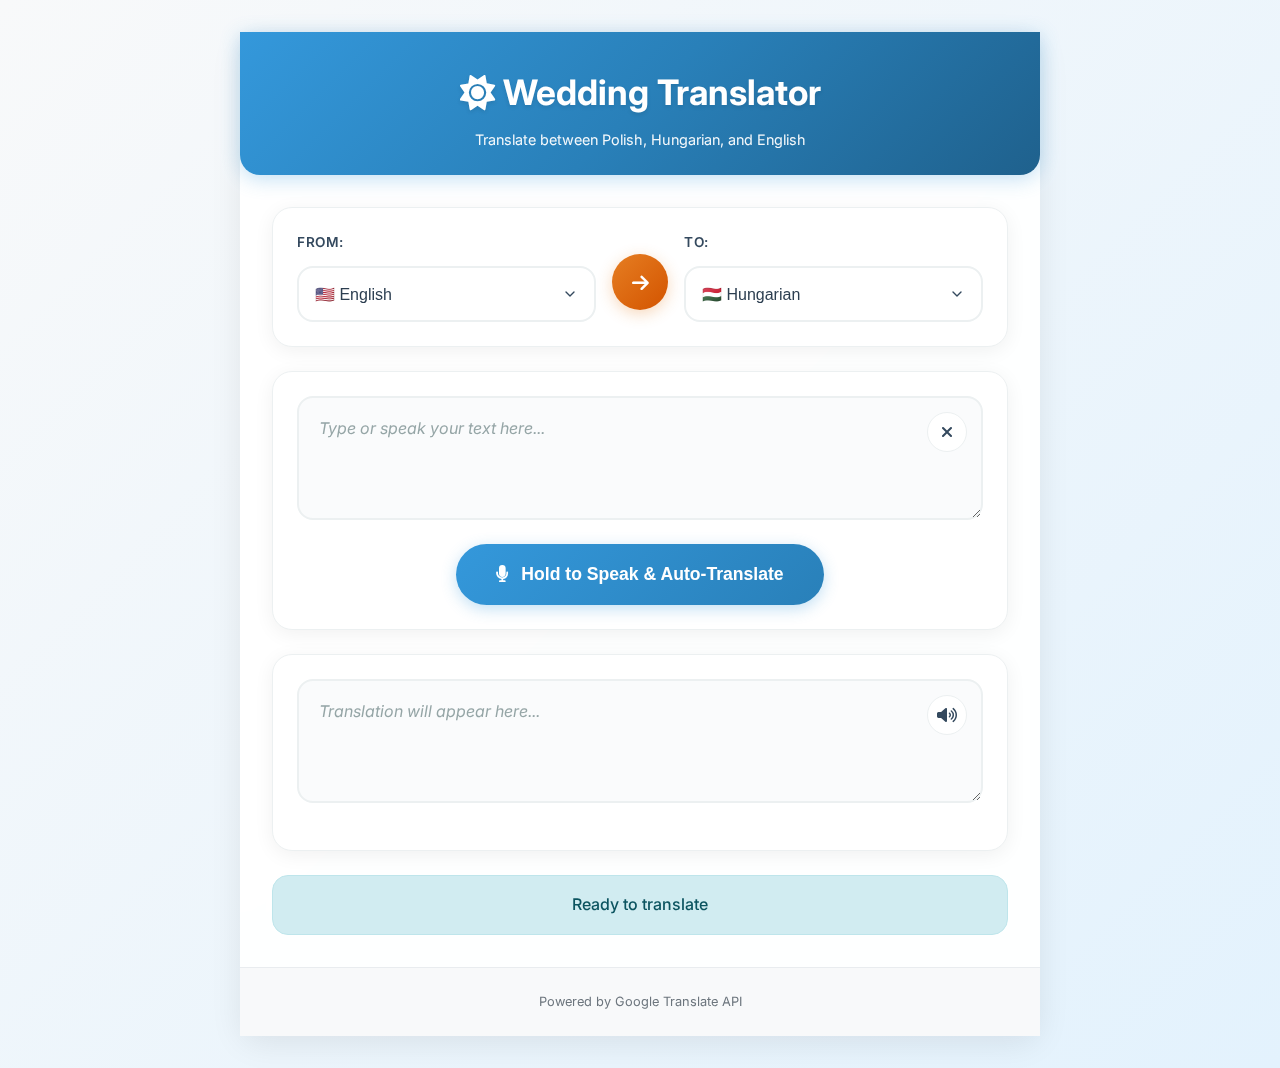
<file: index.html>
<!DOCTYPE html>
<html lang="en">
  <head>
    <meta charset="UTF-8" />
    <meta name="viewport" content="width=device-width, initial-scale=1.0" />
    <title>Voice Translator</title>
    <link rel="stylesheet" href="styles.css" />
    <link
      href="https://fonts.googleapis.com/css2?family=Inter:wght@300;400;500;600;700&display=swap"
      rel="stylesheet"
    />
    <link
      rel="stylesheet"
      href="https://cdnjs.cloudflare.com/ajax/libs/font-awesome/6.0.0/css/all.min.css"
    />
    <link rel="manifest" href="manifest.json" />
    <meta name="theme-color" content="#667eea" />
  </head>
  <body>
    <div class="app-container">
      <header class="app-header">
        <h1><i class="fas fa-sun"></i> Wedding Translator</h1>
        <p>Translate between Polish, Hungarian, and English</p>
      </header>

      <main class="main-content">
        <div class="language-selector">
          <div class="language-pair">
            <div class="language-input">
              <label for="sourceLanguage">From:</label>
              <select id="sourceLanguage" class="language-select">
                <option value="pl">🇵🇱 Polish</option>
                <option value="hu">🇭🇺 Hungarian</option>
                <option value="en" selected>🇺🇸 English</option>
              </select>
            </div>

            <button class="swap-btn" id="swapLanguages">
              <i class="fas fa-arrow-right"></i>
            </button>

            <div class="language-input">
              <label for="targetLanguage">To:</label>
              <select id="targetLanguage" class="language-select">
                <option value="pl">🇵🇱 Polish</option>
                <option value="hu" selected>🇭🇺 Hungarian</option>
                <option value="en">🇺🇸 English</option>
              </select>
            </div>
          </div>
        </div>

        <div class="translation-area">
          <div class="input-section">
            <div class="text-input-container">
              <textarea
                id="sourceText"
                placeholder="Type or speak your text here..."
                rows="4"
              ></textarea>
              <button class="clear-btn" id="clearSource">
                <i class="fas fa-times"></i>
              </button>
            </div>

            <div class="voice-controls">
              <button class="voice-btn" id="voiceInputBtn">
                <i class="fas fa-microphone"></i>
                <span>Hold to Speak & Auto-Translate</span>
              </button>
              <div class="recording-indicator" id="recordingIndicator">
                <div class="pulse"></div>
                <span>Listening...</span>
              </div>
            </div>
          </div>

          <div class="output-section">
            <div class="text-output-container">
              <textarea
                id="targetText"
                placeholder="Translation will appear here..."
                rows="4"
                readonly
              ></textarea>
              <button class="speak-btn" id="speakOutput">
                <i class="fas fa-volume-up"></i>
              </button>
            </div>
          </div>
        </div>

        <div class="status-message" id="statusMessage"></div>
      </main>

      <footer class="app-footer">
        <p>Powered by Google Translate API</p>
      </footer>
    </div>

    <script src="script.js"></script>
  </body>
</html>
</file>
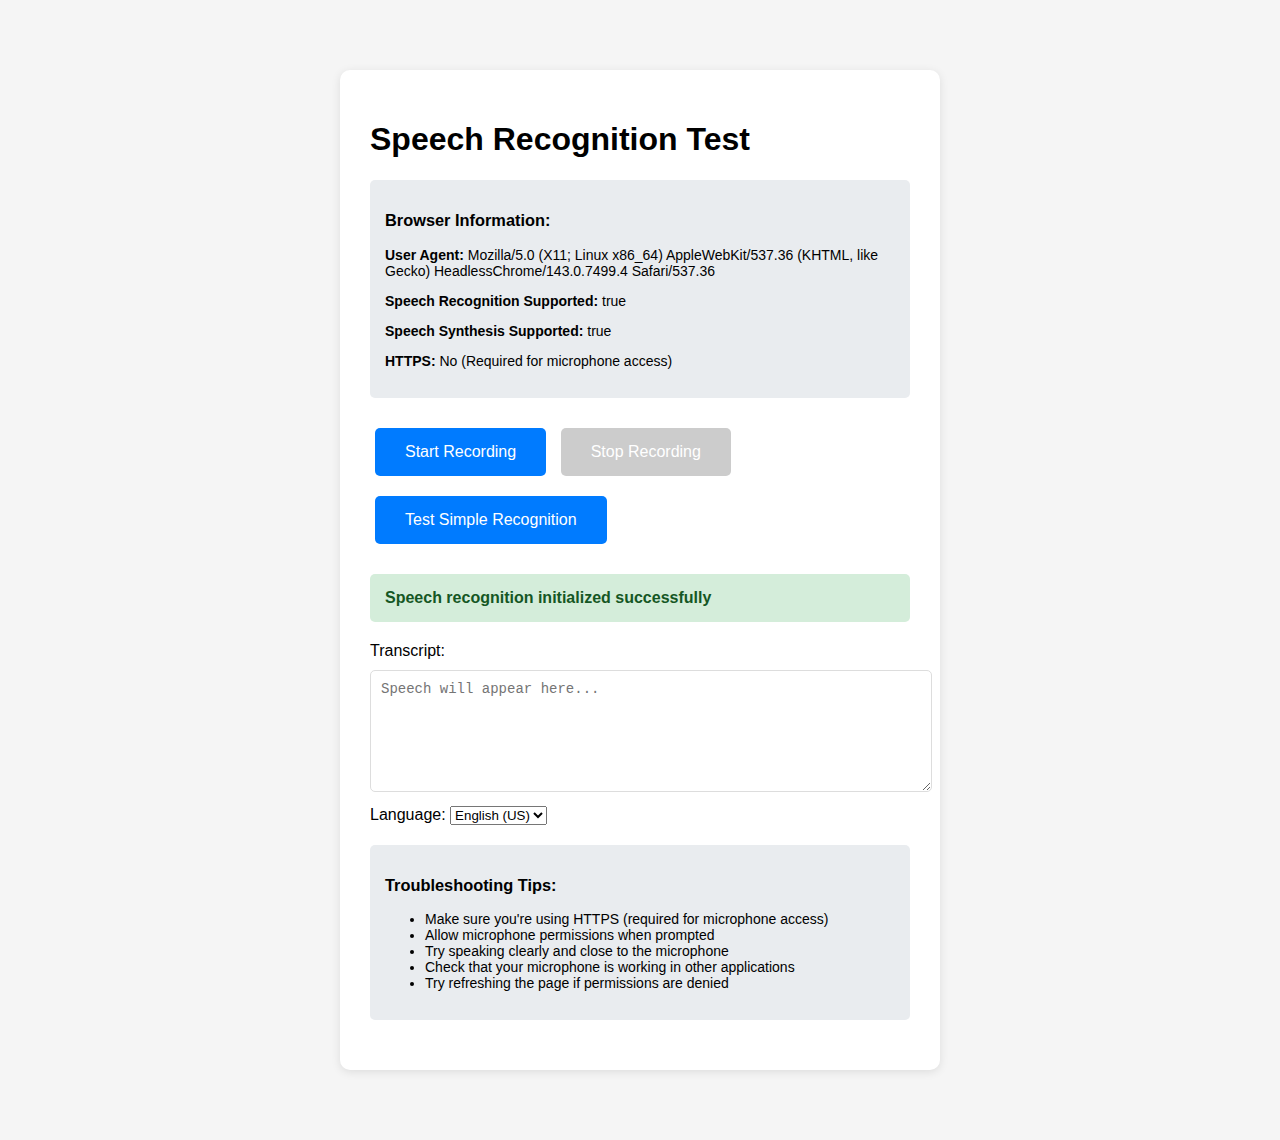
<file: test.html>
<!DOCTYPE html>
<html lang="en">
  <head>
    <meta charset="UTF-8" />
    <meta name="viewport" content="width=device-width, initial-scale=1.0" />
    <title>Speech Recognition Test</title>
    <style>
      body {
        font-family: Arial, sans-serif;
        max-width: 600px;
        margin: 50px auto;
        padding: 20px;
        background: #f5f5f5;
      }
      .container {
        background: white;
        padding: 30px;
        border-radius: 10px;
        box-shadow: 0 2px 10px rgba(0, 0, 0, 0.1);
      }
      button {
        background: #007bff;
        color: white;
        border: none;
        padding: 15px 30px;
        border-radius: 5px;
        font-size: 16px;
        cursor: pointer;
        margin: 10px 5px;
      }
      button:hover {
        background: #0056b3;
      }
      button:disabled {
        background: #ccc;
        cursor: not-allowed;
      }
      .status {
        margin: 20px 0;
        padding: 15px;
        border-radius: 5px;
        font-weight: bold;
      }
      .success {
        background: #d4edda;
        color: #155724;
      }
      .error {
        background: #f8d7da;
        color: #721c24;
      }
      .info {
        background: #d1ecf1;
        color: #0c5460;
      }
      textarea {
        width: 100%;
        height: 100px;
        margin: 10px 0;
        padding: 10px;
        border: 1px solid #ddd;
        border-radius: 5px;
        font-size: 14px;
      }
      .info-box {
        background: #e9ecef;
        padding: 15px;
        border-radius: 5px;
        margin: 20px 0;
        font-size: 14px;
      }
    </style>
  </head>
  <body>
    <div class="container">
      <h1>Speech Recognition Test</h1>

      <div class="info-box">
        <h3>Browser Information:</h3>
        <p><strong>User Agent:</strong> <span id="userAgent"></span></p>
        <p>
          <strong>Speech Recognition Supported:</strong>
          <span id="speechSupported"></span>
        </p>
        <p>
          <strong>Speech Synthesis Supported:</strong>
          <span id="synthesisSupported"></span>
        </p>
        <p><strong>HTTPS:</strong> <span id="httpsStatus"></span></p>
      </div>

      <div>
        <button id="startBtn">Start Recording</button>
        <button id="stopBtn" disabled>Stop Recording</button>
        <button id="testBtn">Test Simple Recognition</button>
      </div>

      <div id="status" class="status info">
        Ready to test speech recognition
      </div>

      <div>
        <label for="transcript">Transcript:</label>
        <textarea
          id="transcript"
          placeholder="Speech will appear here..."
        ></textarea>
      </div>

      <div>
        <label for="language">Language:</label>
        <select id="language">
          <option value="en-US">English (US)</option>
          <option value="en-GB">English (UK)</option>
          <option value="pl-PL">Polish</option>
          <option value="hu-HU">Hungarian</option>
        </select>
      </div>

      <div class="info-box">
        <h3>Troubleshooting Tips:</h3>
        <ul>
          <li>Make sure you're using HTTPS (required for microphone access)</li>
          <li>Allow microphone permissions when prompted</li>
          <li>Try speaking clearly and close to the microphone</li>
          <li>Check that your microphone is working in other applications</li>
          <li>Try refreshing the page if permissions are denied</li>
        </ul>
      </div>
    </div>

    <script>
      let recognition = null;
      let isRecording = false;

      // Display browser information
      document.getElementById("userAgent").textContent = navigator.userAgent;
      document.getElementById("speechSupported").textContent = !!(
        window.SpeechRecognition || window.webkitSpeechRecognition
      );
      document.getElementById("synthesisSupported").textContent =
        !!window.speechSynthesis;
      document.getElementById("httpsStatus").textContent =
        window.location.protocol === "https:"
          ? "Yes"
          : "No (Required for microphone access)";

      function updateStatus(message, type = "info") {
        const status = document.getElementById("status");
        status.textContent = message;
        status.className = `status ${type}`;
        console.log(`${type.toUpperCase()}: ${message}`);
      }

      function initializeSpeechRecognition() {
        if (
          "webkitSpeechRecognition" in window ||
          "SpeechRecognition" in window
        ) {
          const SpeechRecognition =
            window.SpeechRecognition || window.webkitSpeechRecognition;
          recognition = new SpeechRecognition();

          recognition.continuous = false;
          recognition.interimResults = true;
          recognition.maxAlternatives = 3;
          recognition.lang = document.getElementById("language").value;

          recognition.onstart = () => {
            isRecording = true;
            document.getElementById("startBtn").disabled = true;
            document.getElementById("stopBtn").disabled = false;
            updateStatus("Listening... Speak now!", "info");
          };

          recognition.onresult = (event) => {
            let interimTranscript = "";
            let finalTranscript = "";

            for (let i = event.resultIndex; i < event.results.length; i++) {
              const transcript = event.results[i][0].transcript;
              const confidence = event.results[i][0].confidence;

              console.log(
                `Transcript: ${transcript}, Confidence: ${confidence}, Final: ${event.results[i].isFinal}`
              );

              if (event.results[i].isFinal) {
                finalTranscript += transcript;
              } else {
                interimTranscript += transcript;
              }
            }

            const transcriptArea = document.getElementById("transcript");
            if (interimTranscript) {
              transcriptArea.value = interimTranscript;
            }

            if (finalTranscript) {
              transcriptArea.value = finalTranscript;
              updateStatus(
                `Successfully captured: "${finalTranscript}"`,
                "success"
              );
            }
          };

          recognition.onerror = (event) => {
            console.error("Speech recognition error:", event.error);
            let errorMessage = "Speech recognition error";

            switch (event.error) {
              case "not-allowed":
                errorMessage =
                  "Microphone access denied. Please allow microphone permissions and refresh the page.";
                break;
              case "no-speech":
                errorMessage =
                  "No speech detected. Please try speaking louder or closer to the microphone.";
                break;
              case "audio-capture":
                errorMessage =
                  "Audio capture failed. Please check your microphone settings.";
                break;
              case "network":
                errorMessage =
                  "Network error. Please check your internet connection.";
                break;
              case "service-not-allowed":
                errorMessage = "Speech recognition service not allowed.";
                break;
              default:
                errorMessage = `Speech recognition error: ${event.error}`;
            }

            updateStatus(errorMessage, "error");
            stopRecording();
          };

          recognition.onend = () => {
            console.log("Speech recognition ended");
            stopRecording();
          };

          updateStatus(
            "Speech recognition initialized successfully",
            "success"
          );
        } else {
          updateStatus(
            "Speech recognition not supported in this browser. Please use Chrome, Firefox, or Edge.",
            "error"
          );
          document.getElementById("startBtn").disabled = true;
          document.getElementById("testBtn").disabled = true;
        }
      }

      function startRecording() {
        if (!recognition) {
          updateStatus("Speech recognition not available", "error");
          return;
        }

        if (isRecording) {
          updateStatus("Already recording", "info");
          return;
        }

        recognition.lang = document.getElementById("language").value;

        try {
          recognition.start();
          updateStatus("Starting speech recognition...", "info");
        } catch (error) {
          console.error("Error starting speech recognition:", error);
          updateStatus(
            `Error starting speech recognition: ${error.message}`,
            "error"
          );
        }
      }

      function stopRecording() {
        if (!recognition || !isRecording) {
          return;
        }

        try {
          recognition.stop();
        } catch (error) {
          console.error("Error stopping speech recognition:", error);
        }

        isRecording = false;
        document.getElementById("startBtn").disabled = false;
        document.getElementById("stopBtn").disabled = true;
      }

      function testSimpleRecognition() {
        updateStatus("Testing simple speech recognition...", "info");

        if (!(window.SpeechRecognition || window.webkitSpeechRecognition)) {
          updateStatus("Speech recognition not supported", "error");
          return;
        }

        const testRecognition = new (window.SpeechRecognition ||
          window.webkitSpeechRecognition)();
        testRecognition.lang = "en-US";
        testRecognition.continuous = false;
        testRecognition.interimResults = false;
        testRecognition.maxAlternatives = 1;

        testRecognition.onstart = () => {
          updateStatus("Test: Listening for speech...", "info");
        };

        testRecognition.onresult = (event) => {
          const transcript = event.results[0][0].transcript;
          updateStatus(`Test successful! Heard: "${transcript}"`, "success");
          document.getElementById("transcript").value = transcript;
        };

        testRecognition.onerror = (event) => {
          updateStatus(`Test failed: ${event.error}`, "error");
        };

        testRecognition.onend = () => {
          updateStatus("Test completed", "info");
        };

        try {
          testRecognition.start();
        } catch (error) {
          updateStatus(`Test error: ${error.message}`, "error");
        }
      }

      // Event listeners
      document
        .getElementById("startBtn")
        .addEventListener("click", startRecording);
      document
        .getElementById("stopBtn")
        .addEventListener("click", stopRecording);
      document
        .getElementById("testBtn")
        .addEventListener("click", testSimpleRecognition);
      document.getElementById("language").addEventListener("change", () => {
        if (recognition) {
          recognition.lang = document.getElementById("language").value;
        }
      });

      // Initialize on page load
      document.addEventListener("DOMContentLoaded", () => {
        initializeSpeechRecognition();
      });
    </script>
  </body>
</html>
</file>
<file: styles.css>
* {
  margin: 0;
  padding: 0;
  box-sizing: border-box;
}

body {
  font-family: "Inter", -apple-system, BlinkMacSystemFont, "Segoe UI", Roboto,
    sans-serif;
  background: linear-gradient(135deg, #f8f9fa 0%, #e3f2fd 100%);
  min-height: 100vh;
  color: #2c3e50;
  line-height: 1.6;
}

.app-container {
  min-height: 100vh;
  display: flex;
  flex-direction: column;
  max-width: 600px;
  margin: 0 auto;
  background: rgba(255, 255, 255, 0.95);
  backdrop-filter: blur(10px);
  box-shadow: 0 8px 32px rgba(0, 0, 0, 0.08);
}

.app-header {
  text-align: center;
  padding: 2rem 1.5rem 1.5rem;
  background: linear-gradient(135deg, #3498db 0%, #2980b9 50%, #1f618d 100%);
  color: white;
  border-radius: 0 0 20px 20px;
  box-shadow: 0 4px 20px rgba(52, 152, 219, 0.3);
}

.app-header h1 {
  font-size: 1.8rem;
  font-weight: 700;
  margin-bottom: 0.5rem;
  display: flex;
  align-items: center;
  justify-content: center;
  gap: 0.5rem;
  text-shadow: 0 2px 4px rgba(0, 0, 0, 0.1);
}

.app-header p {
  font-size: 0.9rem;
  opacity: 0.95;
  font-weight: 400;
}

.main-content {
  flex: 1;
  padding: 1.5rem;
  display: flex;
  flex-direction: column;
  gap: 1.5rem;
}

.language-selector {
  background: white;
  border-radius: 20px;
  padding: 1.5rem;
  box-shadow: 0 4px 20px rgba(0, 0, 0, 0.06);
  border: 1px solid #ecf0f1;
}

.language-pair {
  display: flex;
  align-items: center;
  gap: 1rem;
  flex-wrap: wrap;
}

.language-input {
  flex: 1;
  min-width: 140px;
}

.language-input label {
  display: block;
  font-size: 0.85rem;
  font-weight: 600;
  color: #34495e;
  margin-bottom: 0.75rem;
  text-transform: uppercase;
  letter-spacing: 0.5px;
}

.language-select {
  width: 100%;
  padding: 1rem;
  border: 2px solid #ecf0f1;
  border-radius: 16px;
  font-size: 1rem;
  font-weight: 500;
  background: white;
  color: #2c3e50;
  transition: all 0.3s ease;
  cursor: pointer;
  min-height: 56px;
  appearance: none;
  background-image: url("data:image/svg+xml;charset=UTF-8,%3csvg xmlns='http://www.w3.org/2000/svg' viewBox='0 0 24 24' fill='none' stroke='%2334495e' stroke-width='2' stroke-linecap='round' stroke-linejoin='round'%3e%3cpolyline points='6,9 12,15 18,9'%3e%3c/polyline%3e%3c/svg%3e");
  background-repeat: no-repeat;
  background-position: right 1rem center;
  background-size: 1rem;
  padding-right: 3rem;
}

.language-select:focus {
  outline: none;
  border-color: #3498db;
  box-shadow: 0 0 0 3px rgba(52, 152, 219, 0.1);
}

.swap-btn {
  background: linear-gradient(135deg, #e67e22 0%, #d35400 100%);
  border: none;
  border-radius: 50%;
  width: 56px;
  height: 56px;
  display: flex;
  align-items: center;
  justify-content: center;
  color: white;
  cursor: pointer;
  transition: all 0.3s ease;
  box-shadow: 0 4px 15px rgba(230, 126, 34, 0.3);
  font-size: 1.2rem;
  align-self: flex-end;
  margin-bottom: 0.75rem;
}

.swap-btn:hover {
  transform: scale(1.05);
  box-shadow: 0 6px 20px rgba(230, 126, 34, 0.4);
}

.translation-area {
  display: flex;
  flex-direction: column;
  gap: 1.5rem;
}

.input-section,
.output-section {
  background: white;
  border-radius: 20px;
  padding: 1.5rem;
  box-shadow: 0 4px 20px rgba(0, 0, 0, 0.06);
  border: 1px solid #ecf0f1;
}

.text-input-container,
.text-output-container {
  position: relative;
  margin-bottom: 1rem;
}

textarea {
  width: 100%;
  padding: 1.25rem;
  border: 2px solid #ecf0f1;
  border-radius: 16px;
  font-size: 1rem;
  font-family: inherit;
  resize: vertical;
  min-height: 120px;
  transition: all 0.3s ease;
  background: #fafbfc;
  color: #2c3e50;
}

textarea:focus {
  outline: none;
  border-color: #3498db;
  box-shadow: 0 0 0 3px rgba(52, 152, 219, 0.1);
  background: white;
}

textarea::placeholder {
  color: #95a5a6;
  font-style: italic;
}

.clear-btn,
.speak-btn {
  position: absolute;
  top: 1rem;
  right: 1rem;
  background: rgba(255, 255, 255, 0.95);
  border: 1px solid #ecf0f1;
  border-radius: 50%;
  width: 40px;
  height: 40px;
  display: flex;
  align-items: center;
  justify-content: center;
  cursor: pointer;
  transition: all 0.3s ease;
  color: #34495e;
  font-size: 1rem;
}

.clear-btn:hover,
.speak-btn:hover {
  background: #3498db;
  color: white;
  transform: scale(1.1);
}

.voice-controls {
  display: flex;
  flex-direction: column;
  align-items: center;
  gap: 1rem;
}

.voice-btn {
  background: linear-gradient(135deg, #3498db 0%, #2980b9 100%);
  border: none;
  border-radius: 50px;
  padding: 1.25rem 2.5rem;
  color: white;
  font-size: 1.1rem;
  font-weight: 600;
  cursor: pointer;
  transition: all 0.3s ease;
  display: flex;
  align-items: center;
  gap: 0.75rem;
  box-shadow: 0 4px 15px rgba(52, 152, 219, 0.3);
  min-width: 200px;
  justify-content: center;
}

.voice-btn:hover {
  transform: translateY(-2px);
  box-shadow: 0 6px 20px rgba(255, 154, 158, 0.4);
}

.voice-btn:active {
  transform: translateY(0);
  box-shadow: 0 2px 10px rgba(255, 154, 158, 0.3);
}

.voice-btn.recording {
  background: linear-gradient(135deg, #ff6b6b 0%, #ff8e8e 100%);
  animation: pulse 1.5s infinite;
}

@keyframes pulse {
  0% {
    transform: scale(1);
  }
  50% {
    transform: scale(1.05);
  }
  100% {
    transform: scale(1);
  }
}

.recording-indicator {
  display: none;
  align-items: center;
  gap: 0.5rem;
  color: #ff6b6b;
  font-weight: 600;
  font-size: 0.9rem;
}

.recording-indicator.active {
  display: flex;
}

.pulse {
  width: 12px;
  height: 12px;
  background: #ff6b6b;
  border-radius: 50%;
  animation: pulse-dot 1.5s infinite;
}

@keyframes pulse-dot {
  0% {
    opacity: 1;
    transform: scale(1);
  }
  50% {
    opacity: 0.5;
    transform: scale(1.2);
  }
  100% {
    opacity: 1;
    transform: scale(1);
  }
}

.action-buttons {
  display: flex;
  flex-direction: column;
  gap: 1rem;
}

.translate-btn,
.voice-translate-btn {
  padding: 1rem 2rem;
  border: none;
  border-radius: 12px;
  font-size: 1rem;
  font-weight: 600;
  cursor: pointer;
  transition: all 0.3s ease;
  display: flex;
  align-items: center;
  justify-content: center;
  gap: 0.5rem;
  min-height: 56px;
}

.translate-btn {
  background: linear-gradient(135deg, #667eea 0%, #764ba2 100%);
  color: white;
  box-shadow: 0 4px 15px rgba(102, 126, 234, 0.3);
}

.translate-btn:hover {
  transform: translateY(-2px);
  box-shadow: 0 6px 20px rgba(102, 126, 234, 0.4);
}

.voice-translate-btn {
  background: linear-gradient(135deg, #4ecdc4 0%, #44a08d 100%);
  color: white;
  box-shadow: 0 4px 15px rgba(78, 205, 196, 0.3);
}

.voice-translate-btn:hover {
  transform: translateY(-2px);
  box-shadow: 0 6px 20px rgba(78, 205, 196, 0.4);
}

.status-message {
  text-align: center;
  padding: 1rem;
  border-radius: 16px;
  font-weight: 500;
  min-height: 20px;
  transition: all 0.3s ease;
}

.status-message.success {
  background: #d4edda;
  color: #155724;
  border: 1px solid #c3e6cb;
}

.status-message.error {
  background: #f8d7da;
  color: #721c24;
  border: 1px solid #f5c6cb;
}

.status-message.info {
  background: #d1ecf1;
  color: #0c5460;
  border: 1px solid #bee5eb;
}

.app-footer {
  text-align: center;
  padding: 1.5rem;
  color: #6c757d;
  font-size: 0.8rem;
  background: #f8f9fa;
  border-top: 1px solid #e9ecef;
}

/* Responsive Design */
@media (max-width: 767px) {
  .app-container {
    margin: 0;
    border-radius: 0;
    min-height: 100vh;
  }

  .app-header {
    padding: 1rem 0.75rem 0.75rem;
    border-radius: 0 0 12px 12px;
  }

  .app-header h1 {
    font-size: 1.4rem;
    margin-bottom: 0.25rem;
  }

  .app-header p {
    font-size: 0.8rem;
  }

  .main-content {
    padding: 0.75rem;
    gap: 0.75rem;
  }

  .language-selector {
    padding: 1rem;
    border-radius: 12px;
  }

  .language-pair {
    flex-direction: column;
    gap: 0.75rem;
    align-items: stretch;
  }

  .language-input {
    min-width: auto;
  }

  .language-input label {
    font-size: 0.75rem;
    margin-bottom: 0.375rem;
  }

  .swap-btn {
    align-self: center;
    width: 44px;
    height: 44px;
    font-size: 0.9rem;
    background: linear-gradient(135deg, #667eea 0%, #764ba2 100%);
    transform: rotate(90deg);
    margin-bottom: 0;
  }

  .swap-btn:hover {
    transform: rotate(90deg) scale(1.05);
  }

  .input-section,
  .output-section {
    padding: 1rem;
    border-radius: 12px;
  }

  textarea {
    min-height: 80px;
    padding: 0.75rem;
    font-size: 0.9rem;
  }

  .voice-btn {
    min-height: 48px;
    font-size: 0.9rem;
    padding: 0.75rem 1.5rem;
    min-width: 160px;
  }

  .clear-btn,
  .speak-btn {
    width: 36px;
    height: 36px;
    font-size: 0.9rem;
    top: 0.5rem;
    right: 0.5rem;
  }

  .language-select {
    min-height: 48px;
    font-size: 0.9rem;
    padding: 0.75rem;
  }

  .app-footer {
    padding: 0.75rem;
    font-size: 0.7rem;
  }
}

@media (min-width: 768px) {
  .app-container {
    margin: 2rem auto;
    border-radius: 20px;
    min-height: calc(100vh - 4rem);
  }

  .app-header h1 {
    font-size: 2.2rem;
  }

  .language-pair {
    flex-wrap: nowrap;
  }

  .action-buttons {
    flex-direction: row;
  }

  .translate-btn,
  .voice-translate-btn {
    flex: 1;
  }
}

@media (min-width: 1024px) {
  .app-container {
    max-width: 800px;
  }

  .main-content {
    padding: 2rem;
  }
}

/* Touch-friendly improvements */
@media (hover: none) and (pointer: coarse) {
  .voice-btn {
    min-height: 52px;
    font-size: 1rem;
    padding: 1rem 2rem;
  }

  .swap-btn {
    width: 48px;
    height: 48px;
    font-size: 1rem;
  }

  .clear-btn,
  .speak-btn {
    width: 40px;
    height: 40px;
    font-size: 1rem;
  }

  .language-select {
    min-height: 52px;
    font-size: 0.95rem;
    padding: 0.875rem;
  }

  .language-input label {
    font-size: 0.8rem;
    margin-bottom: 0.5rem;
  }

  textarea {
    min-height: 90px;
    padding: 0.875rem;
  }
}

/* Dark mode support */
@media (prefers-color-scheme: dark) {
  body {
    background: linear-gradient(135deg, #2c3e50 0%, #34495e 100%);
  }

  .app-container {
    background: rgba(30, 30, 30, 0.95);
    color: #f0f0f0;
  }

  .language-selector,
  .input-section,
  .output-section {
    background: #2c2c2c;
    color: #f0f0f0;
    border-color: #444;
  }

  textarea {
    background: #1a1a1a;
    color: #f0f0f0;
    border-color: #444;
  }

  .language-select {
    background: #2c2c2c;
    color: #f0f0f0;
    border-color: #444;
  }

  .app-footer {
    background: #1a1a1a;
    color: #ccc;
    border-color: #333;
  }
}
</file>
